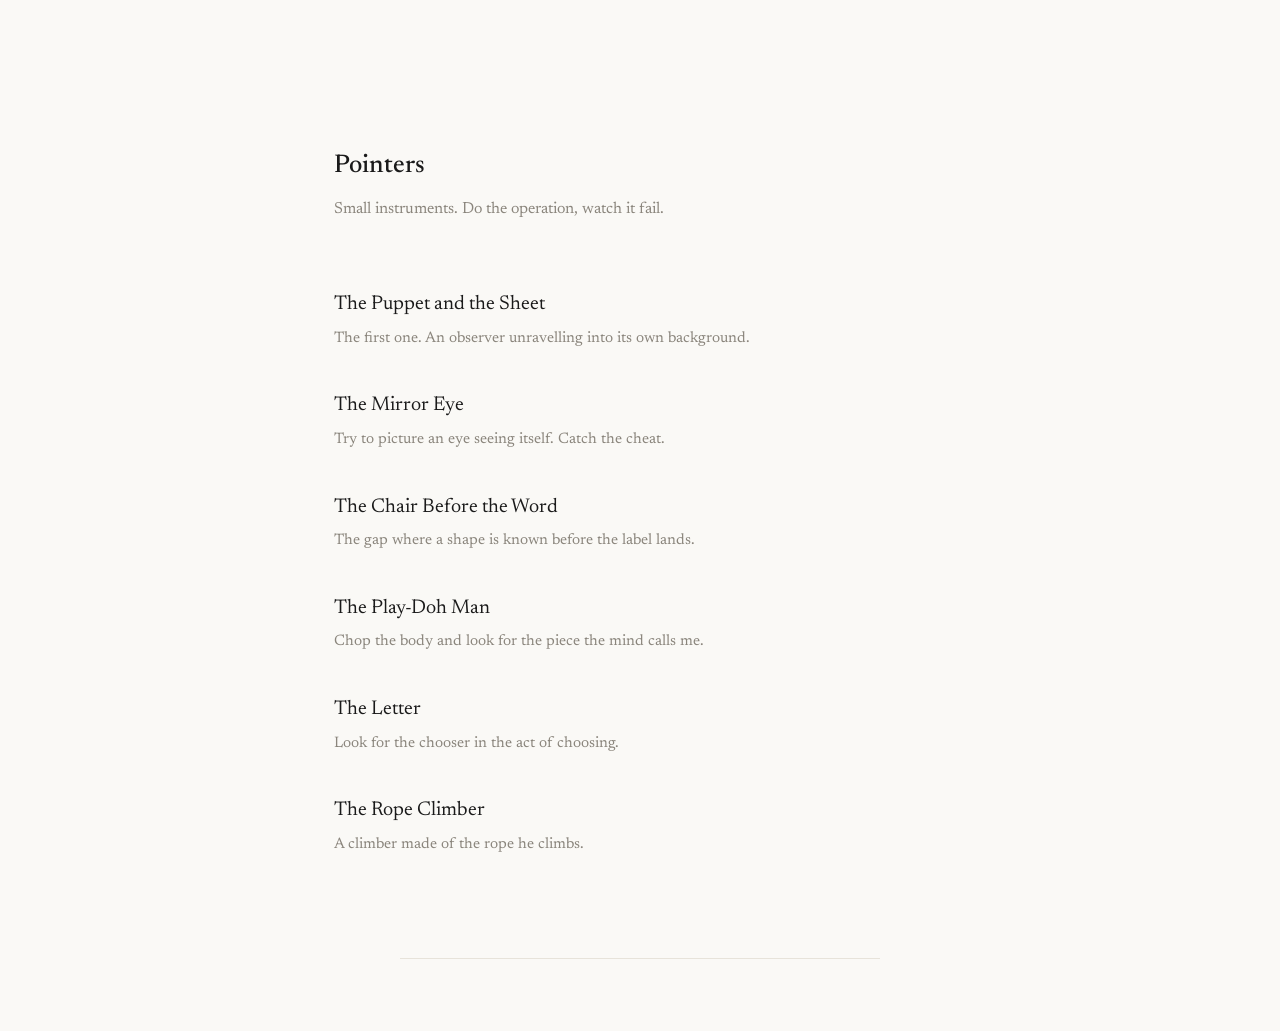
<file: index.html>
<!doctype html>
<html lang="en">
<head>
  <meta charset="utf-8" />
  <meta name="viewport" content="width=device-width, initial-scale=1" />
  <title>Pointers</title>
  <meta name="description" content="A small collection of contemplative pointers." />
  <link rel="preconnect" href="https://fonts.googleapis.com" />
  <link rel="preconnect" href="https://fonts.gstatic.com" crossorigin />
  <link href="https://fonts.googleapis.com/css2?family=Newsreader:ital,opsz,wght@0,6..72,400;0,6..72,500;1,6..72,400&display=swap" rel="stylesheet" />
  <link rel="stylesheet" href="/styles/site.css" />
</head>
<body>
  <main class="index">
    <h1>Pointers</h1>
    <p class="lede">Small instruments. Do the operation, watch it fail.</p>
    <ul class="pointer-list"><li class="empty">Loading…</li></ul>
  </main>
  <footer class="site-footer"></footer>
  <script src="/lib/shell.js"></script>
</body>
</html>
</file>
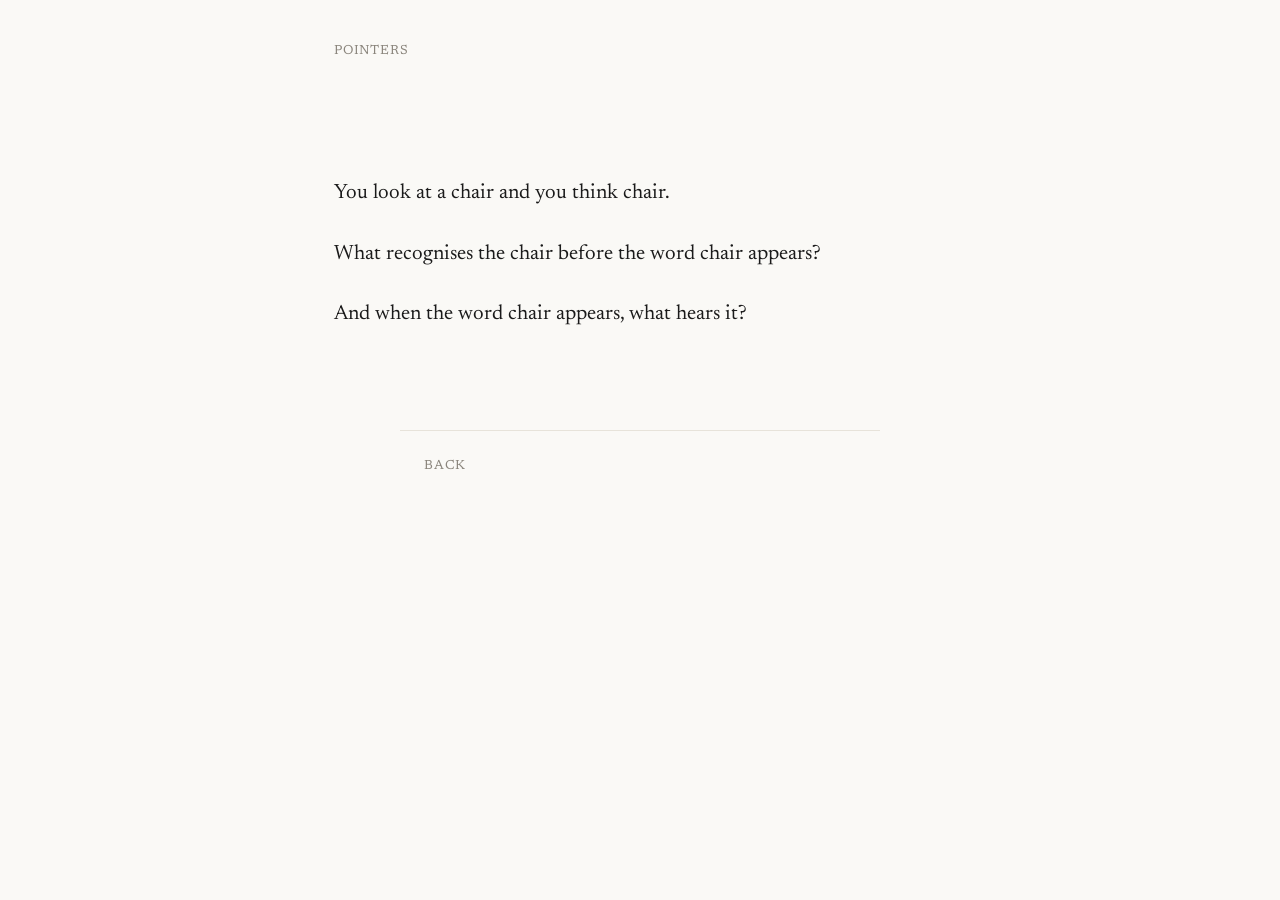
<file: pointers/chair-before-the-word/index.html>
<!doctype html>
<html lang="en">
<head>
  <meta charset="utf-8" />
  <meta name="viewport" content="width=device-width, initial-scale=1" />
  <title>Pointers</title>
  <link rel="preconnect" href="https://fonts.googleapis.com" />
  <link rel="preconnect" href="https://fonts.gstatic.com" crossorigin />
  <link href="https://fonts.googleapis.com/css2?family=Newsreader:ital,opsz,wght@0,6..72,400;0,6..72,500;1,6..72,400&display=swap" rel="stylesheet" />
  <link rel="stylesheet" href="/styles/site.css" />
</head>
<body>
  <header class="site-header"><a href="/">Pointers</a></header>
  <main class="pointer"><p class="empty">Loading…</p></main>
  <footer class="site-footer"><a href="/">Back</a></footer>
  <script src="/lib/shell.js"></script>
</body>
</html>
</file>
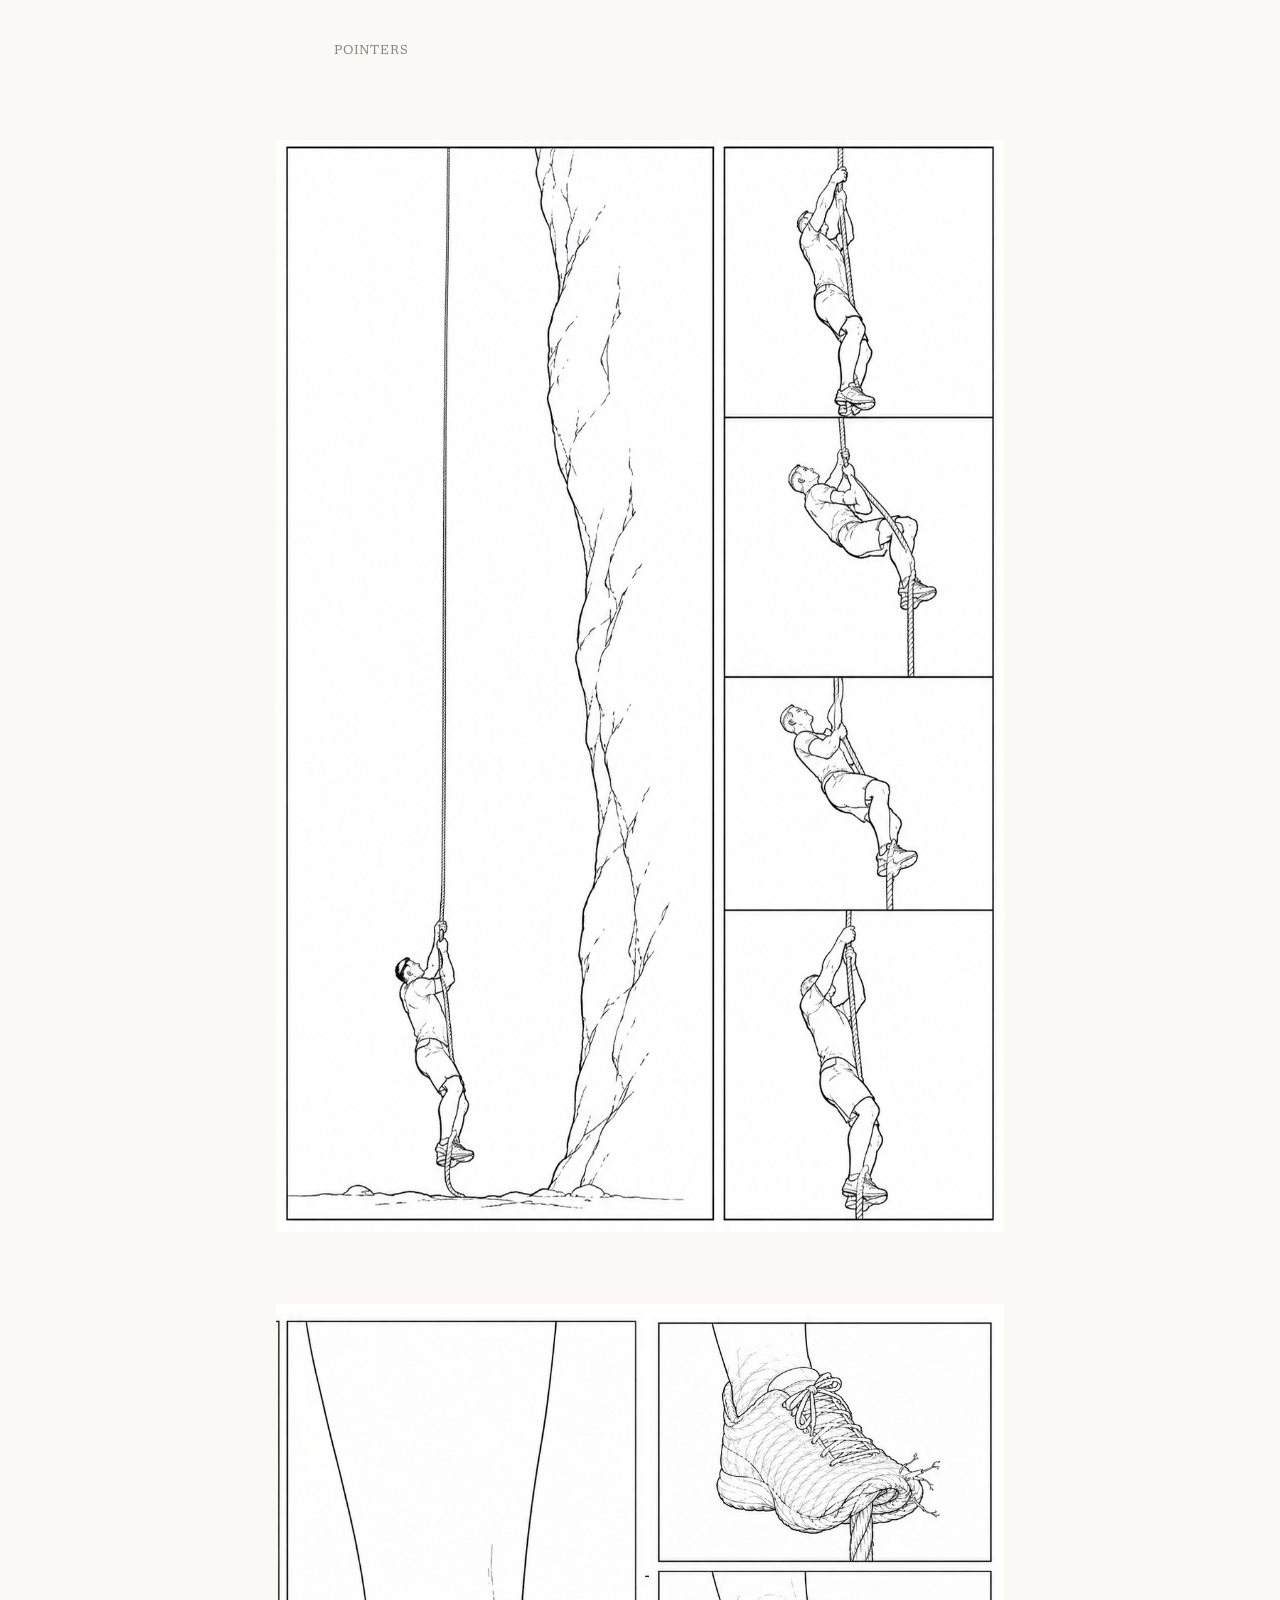
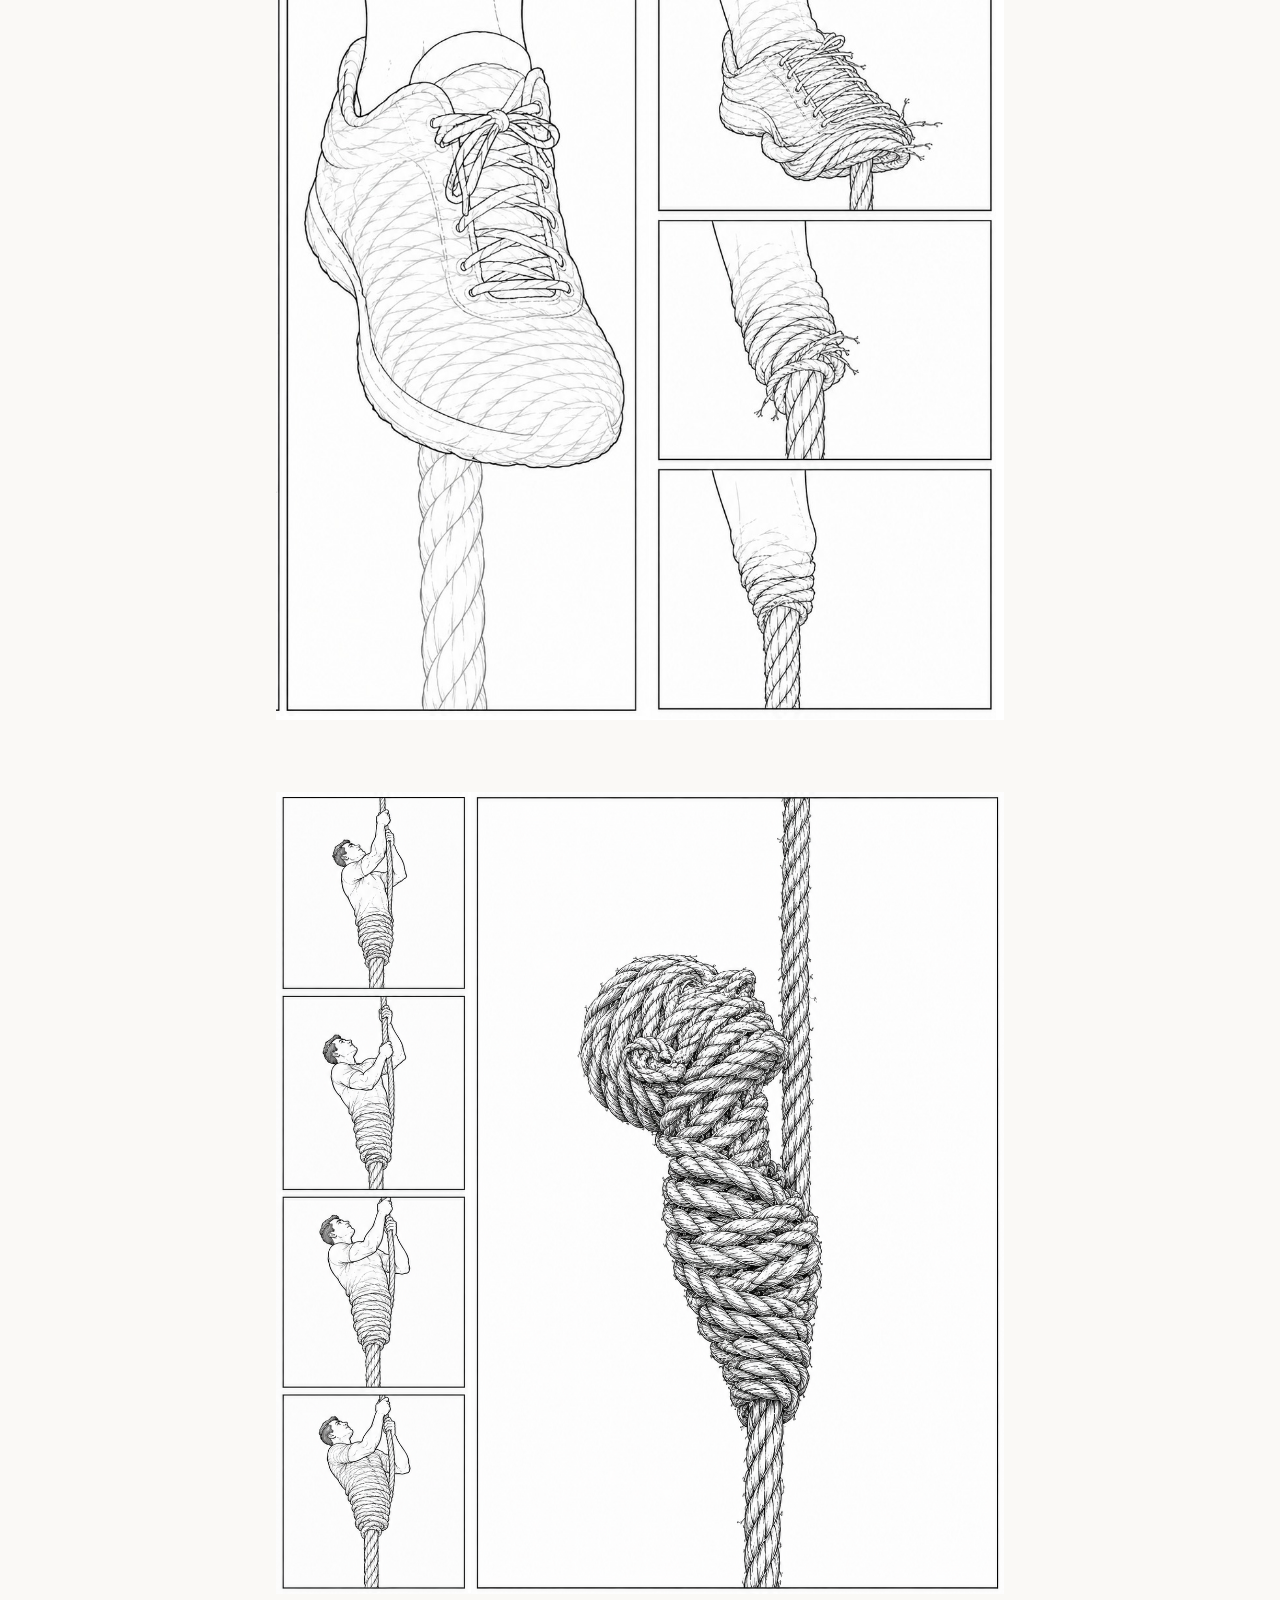
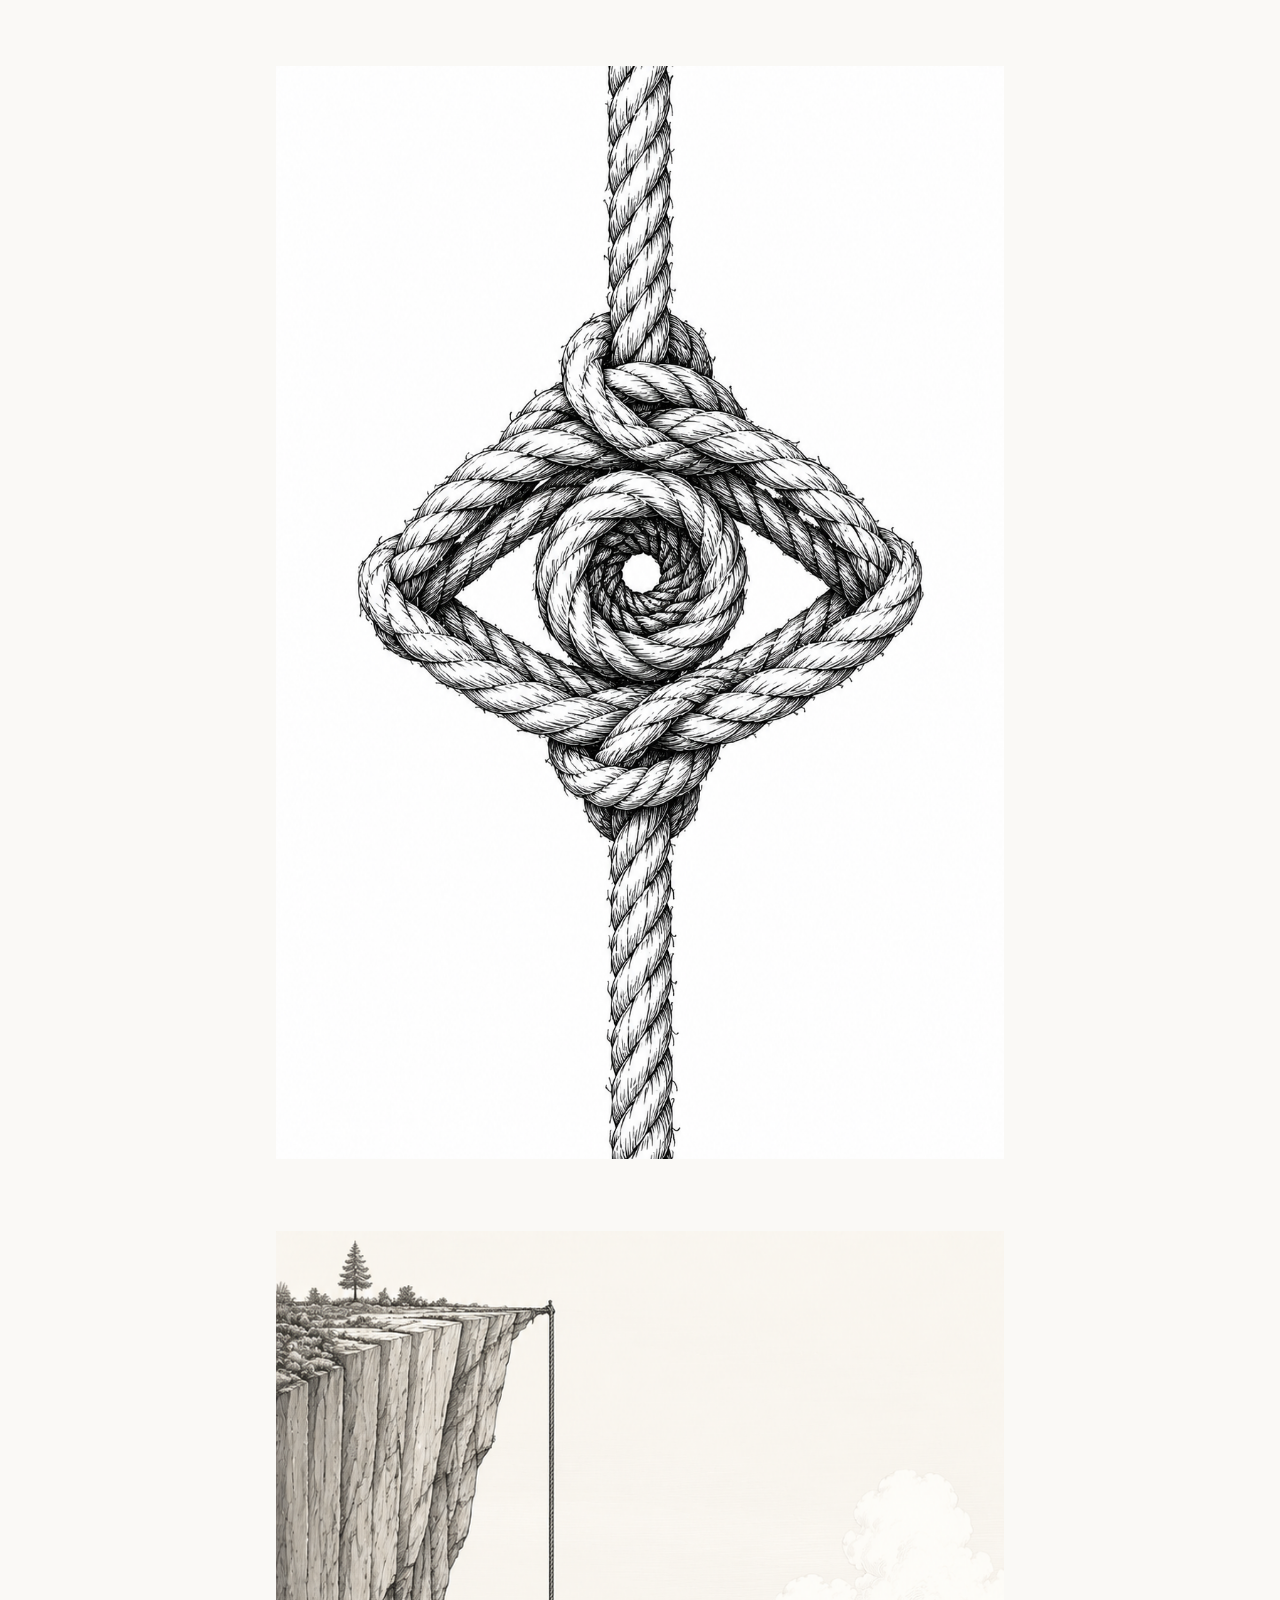
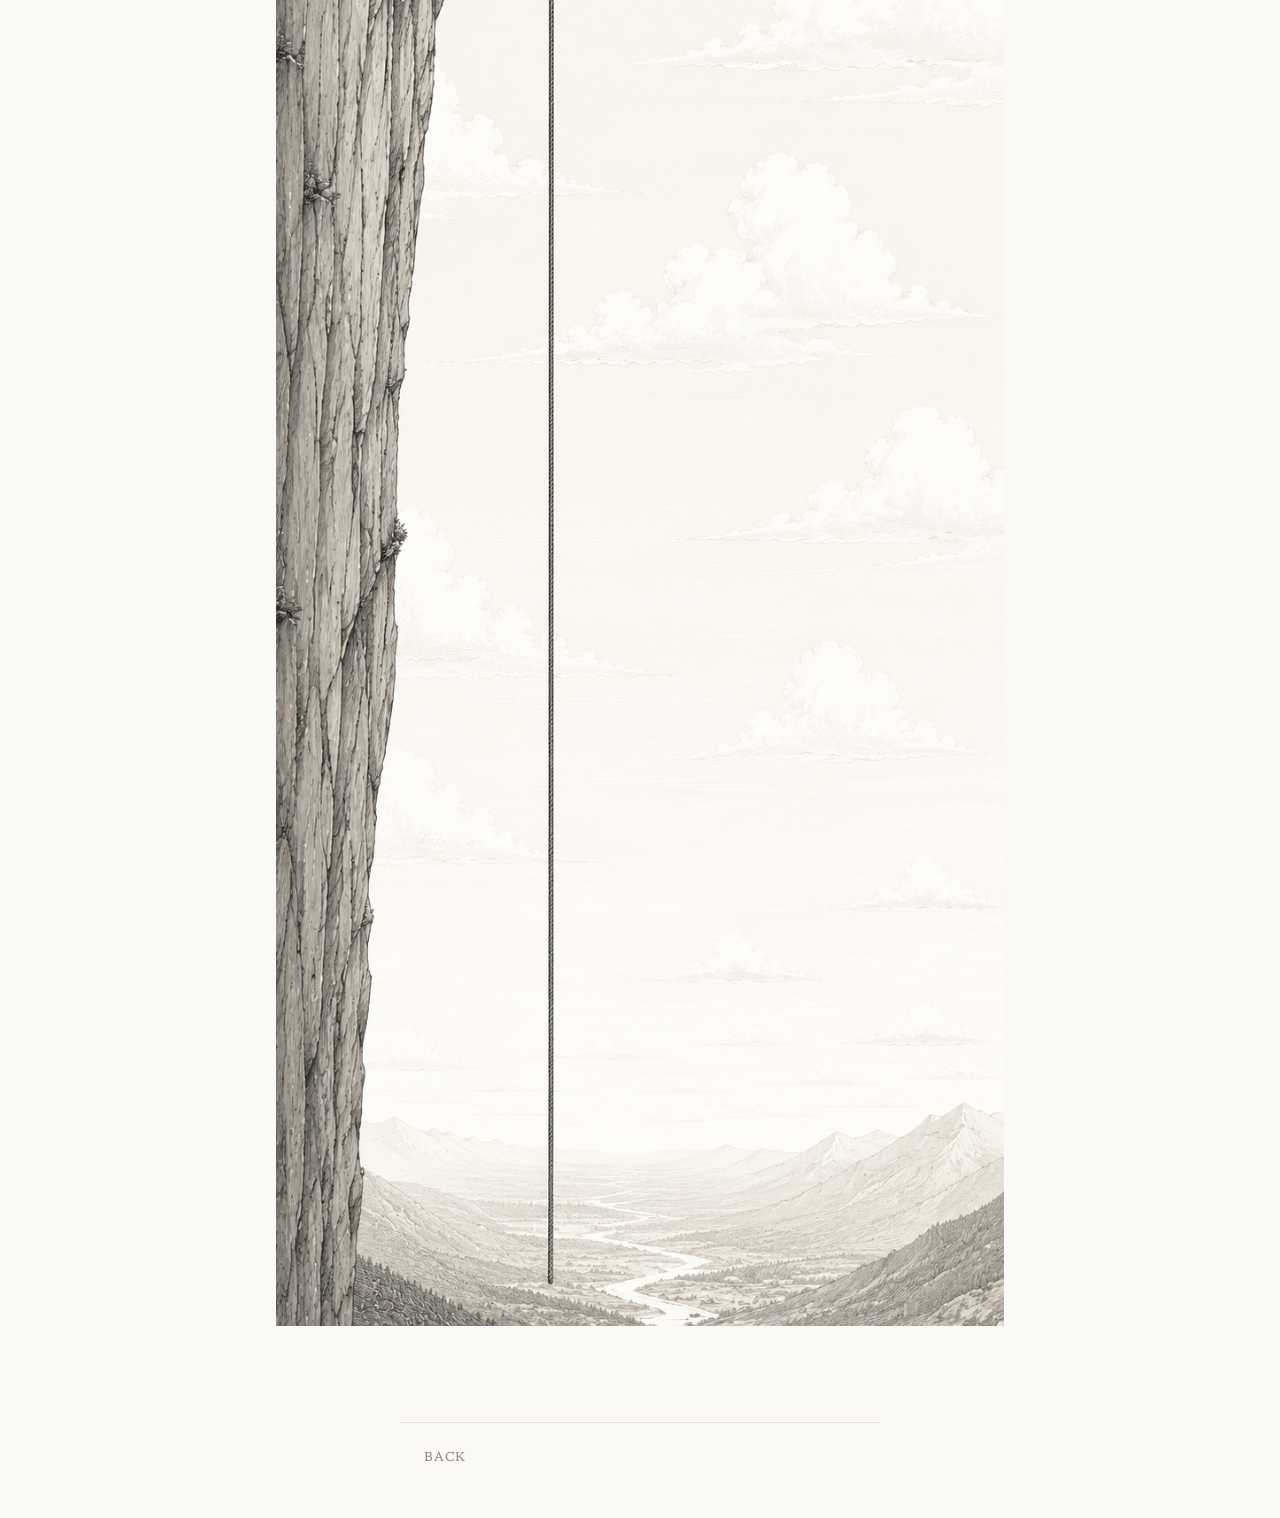
<file: pointers/rope-climber/index.html>
<!doctype html>
<html lang="en">
<head>
  <meta charset="utf-8" />
  <meta name="viewport" content="width=device-width, initial-scale=1" />
  <title>The Rope Climber — Pointers</title>
  <link rel="preconnect" href="https://fonts.googleapis.com" />
  <link rel="preconnect" href="https://fonts.gstatic.com" crossorigin />
  <link href="https://fonts.googleapis.com/css2?family=Newsreader:ital,opsz,wght@0,6..72,400;0,6..72,500;1,6..72,400&display=swap" rel="stylesheet" />
  <link rel="stylesheet" href="/styles/site.css" />
  <style>
    /* Image-series: clean vertical sequence, generous gaps, no captions
       competing with the art. The reveal is carried by the order. */
    main.series { max-width: 760px; margin: 0 auto; padding: clamp(2rem,8vh,5rem) 1rem 0; }
    main.series figure { margin: 0 0 clamp(2.5rem, 8vh, 6rem); }
    main.series img { display: block; width: 100%; height: auto; }
  </style>
</head>
<body>
  <header class="site-header"><a href="/">Pointers</a></header>
  <main class="series" id="series"></main>
  <footer class="site-footer"><a href="/">Back</a></footer>
  <script>
    /* Panels in reading order. The ordinary climb comes first;
       the knot-man and the empty cliff are never the lead image.
       Drop matching files into ./images/ to light this up. */
    const panels = [
      "images/01-climb.jpg",
      "images/02-foot.jpg",
      "images/03-knot-body.jpg",
      "images/04-eye-knot.jpg",
      "images/05-empty-cliff.jpg"
    ];
    const main = document.getElementById("series");
    main.innerHTML = panels
      .map((src) => `<figure><img src="${src}" alt="" loading="lazy" /></figure>`)
      .join("");
  </script>
</body>
</html>
</file>
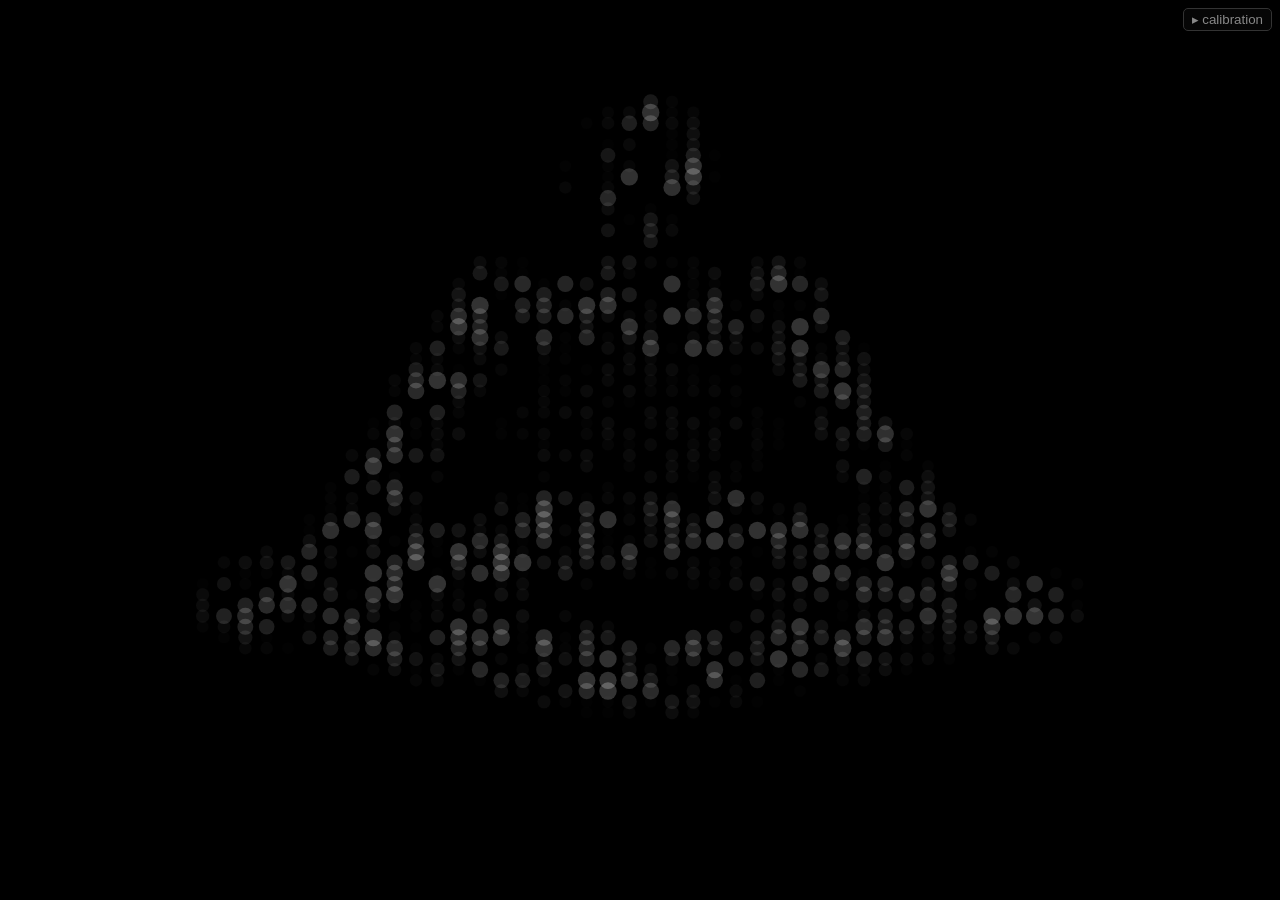
<file: i-am/lab.html>
<!doctype html><html lang="en"><head><meta charset="utf-8"><meta name="viewport" content="width=device-width,initial-scale=1"><title>Sync Lab (dantien) — v5 blink unison</title><style>html,body{margin:0;height:100%;background:#000}#c{display:block;width:100vw;height:100vh;background:#000;touch-action:none;cursor:crosshair}#c.gone-cursor{cursor:none}</style></head><body><canvas id="c"></canvas><script>
function startSyncField(canvas,onDone){
  const ctx=canvas.getContext('2d',{alpha:false});
  const cfg={
    NX:60, NY:84, PULSE:0.33, DRIVE0:3.45, DECAY:0.988, BLOB:0.55, RADIUS:2.0,
    RIPPLE:1.05, FB:2.8, CROSS:0.32, GUTDELAY:44000, JITTER:0.43, STIR:3.3, GUTCHURN:0.085, LEAK:0.155,
    GRASP:0.5, GUTHEART:0.024, GHCLICK:4.0, EFLOOR:0.02, ECURVE:1.4, EFLAT:45000, TRANSAMP:0.58, TRANSTAU:19500, HEADISO:0.7, BLINKTHRESH:0.8,
    COUPLE:{body:0.055, world:0.03},
    ENT:{body:0.004, heart:0.046, gut:0.094, gutjoin:0.024},
    KNOCK:{gut:1.5, head:0.3},
    RESP:{head:2.0, gut:0.12, arms:0.42},
    NOISE:{body:0.11, world:0.12},
    WAKE:{head:0.87, heart:0.97, gut:0.82}
  };
  const NX=cfg.NX, NY=cfg.NY, N=NX*NY, TWO=Math.PI*2, clamp=v=>Math.max(0,Math.min(1,v));
  const smooth=(x,t)=>{const a=(x-(t-0.10))/0.20; return a<0?0:a>1?1:a*a*(3-2*a);};
  const phase=new Float32Array(N), next=new Float32Array(N), air=new Float32Array(N), airN=new Float32Array(N),
        mask=new Float32Array(N), ink=new Float32Array(N), ty=new Float32Array(N),
        fx=new Float32Array(N), fy=new Float32Array(N), bjit=new Float32Array(N), ajit=new Float32Array(N),
        bwHead=new Float32Array(N), bwHeart=new Float32Array(N), bwGut=new Float32Array(N);
  const limb=new Uint8Array(N);
  let w=0,h=0,dpr=1,raf=null,lastT=performance.now(),lastInput=-1e9,chaos=cfg.DRIVE0,target=0;
  let headSync=0,heartSync=0,gutSync=0,armsSync=0,airSync=0;
  let headActG=0,heartActG=0,gutActG=0,heartPhaseG=0,gutPhaseG=0,gutHold=0,blinkT=-1,cursorGone=false,clickBoost=0,headWokeAt=-1e9,lastHeadAct=0;
  const idx=(x,y)=>y*NX+x, BTHR=0.10;
  function init(){
    for(let y=0;y<NY;y++)for(let x=0;x<NX;x++){
      const i=idx(x,y), u=x/(NX-1)*2-1, v=y/(NY-1)*2-1;
      let best=0,bl=9,bfx=0,bfy=1;
      const E=(cx,cy,rx,ry,L,Fx,Fy)=>{const d=Math.hypot((u-cx)/rx,(v-cy)/ry),cov=clamp((1.0-d)/0.25); if(cov>best){best=cov;bl=L;bfx=Fx;bfy=Fy;}};
      const C=(ax,ay,bx,by,r,L)=>{const dx=bx-ax,dy=by-ay,L2=dx*dx+dy*dy; let t=L2>0?((u-ax)*dx+(v-ay)*dy)/L2:0; t=t<0?0:t>1?1:t; const qx=ax+t*dx,qy=ay+t*dy,dist=Math.hypot(u-qx,v-qy),cov=clamp((r-dist)/(r*0.6)); if(cov>best){best=cov;bl=L;const n=Math.hypot(dx,dy)||1;bfx=dx/n;bfy=dy/n;}};
      E(0,-.66,.14,.15,0,0,1); E(0,-.49,.06,.06,1,0,1); E(0,-.28,.21,.16,1,0,1); E(0,-.04,.23,.17,1,0,1); E(0,.16,.24,.12,4,1,0);
      C(0,.16,-.60,.34,.12,4); C(0,.16,.60,.34,.12,4); C(-.60,.34,-.05,.50,.11,4); C(.60,.34,.05,.50,.11,4); C(-.22,-.36,-.50,.28,.08,2); C(.22,-.36,.50,.28,.08,3);
      mask[i]=Math.pow(best,.85); limb[i]=best<BTHR?9:bl; fx[i]=bfx; fy[i]=bfy;
      const t=clamp((v+0.81)/1.35); ty[i]=t;
      if(limb[i]===0||limb[i]===1){ bwHead[i]=Math.exp(-Math.pow((t-0.10)/0.12,2)); bwHeart[i]=Math.exp(-Math.pow((t-0.42)/0.10,2)); bwGut[i]=Math.exp(-Math.pow((t-0.56)/0.12,2)); }
      else { bwHead[i]=bwHeart[i]=bwGut[i]=0; }
      phase[i]=Math.random()*TWO; next[i]=phase[i]; air[i]=Math.random()*TWO; airN[i]=air[i]; bjit[i]=(Math.random()-.5); ajit[i]=(Math.random()-.5);
    }
  }
  function reset(){ init(); chaos=cfg.DRIVE0; target=0; gutHold=0; blinkT=-1; lastInput=performance.now(); for(let i=0;i<N;i++)ink[i]=0; headActG=heartActG=gutActG=0; headWokeAt=-1e9; lastHeadAct=0; if(cursorGone){canvas.classList.remove('gone-cursor');cursorGone=false;} }
  function resize(){const r=canvas.getBoundingClientRect();dpr=Math.max(1,Math.min(2,devicePixelRatio||1)); w=Math.max(280,Math.floor(r.width));h=Math.max(280,Math.floor(r.height)); canvas.width=Math.floor(w*dpr);canvas.height=Math.floor(h*dpr);ctx.setTransform(dpr,0,0,dpr,0,0);}
  function entOf(t,fl){ const e0=cfg.EFLOOR+(1-cfg.EFLOOR)*Math.pow(1-t,cfg.ECURVE); return e0+(1-e0)*fl; }
  function trace(cx,cy,strength){
    const r=canvas.getBoundingClientRect(), px=(cx-r.left)/r.width, py=(cy-r.top)/r.height; if(px<0||px>1||py<0||py>1)return;
    const gx=px*(NX-1), gy=py*(NY-1); lastInput=performance.now(); const Rb=Math.max(1,Math.round(cfg.RADIUS)), Rr=Rb+3, sig=Math.max(.55,cfg.RADIUS*0.6), sigR=Rr*0.5;
    for(let yy=Math.max(0,Math.floor(gy-Rr));yy<=Math.min(NY-1,Math.ceil(gy+Rr));yy++) for(let xx=Math.max(0,Math.floor(gx-Rr));xx<=Math.min(NX-1,Math.ceil(gx+Rr));xx++){
      const i=idx(xx,yy), dx=xx-gx, dy=yy-gy, d2=dx*dx+dy*dy; const fr=Math.exp(-d2/(2*sigR*sigR)); if(fr>0.03) air[i]+=cfg.RIPPLE*fr;
      if(mask[i]>=BTHR){ const fb=Math.exp(-d2/(2*sig*sig)); if(fb>0.05){ let resp=0; if(limb[i]===2||limb[i]===3) resp=cfg.RESP.arms*headActG*entOf(ty[i],0); else resp=cfg.RESP.head*entOf(ty[i],0)*(ty[i]>0.22?headActG:1); if(resp>0){ let d=target-phase[i]; d=Math.atan2(Math.sin(d),Math.cos(d)); phase[i]+=d*Math.min(0.45,fb*resp*strength); ink[i]=Math.min(1,ink[i]+fb*resp*.7); }}}
    }
    const grasp=Math.min(headSync,heartSync); for(let i=0;i<N;i++){ if(limb[i]===9)continue; if(cfg.KNOCK.gut>0) phase[i]+=(Math.random()-.5)*cfg.KNOCK.gut*bwGut[i]; if(grasp>0.35) phase[i]+=(Math.random()-.5)*cfg.GRASP*grasp*(bwHead[i]+bwHeart[i]); }
    clickBoost=1; gutHold=0; if(cursorGone){canvas.classList.remove('gone-cursor');cursorGone=false;}
  }
  function step(dt){
    const sc=dt/16.67, fb0=TWO*cfg.PULSE/60; chaos*=Math.pow(cfg.DECAY,sc); clickBoost*=Math.pow(0.4,dt/700); target+=TWO*cfg.PULSE*(dt/1000);
    let hC=0,hS=0,hW=0,rC=0,rS=0,rW=0,gC=0,gS=0,gW=0,aC=0,aS=0,aW=0,wC=0,wS=0;
    for(let i=0;i<N;i++){ const ca=Math.cos(air[i]),sa=Math.sin(air[i]); wC+=ca; wS+=sa; if(limb[i]===9)continue; const c=Math.cos(phase[i]),s=Math.sin(phase[i]); if(limb[i]===2||limb[i]===3){const m=mask[i];aC+=c*m;aS+=s*m;aW+=m;continue;} const bh=bwHead[i],br=bwHeart[i],bg=bwGut[i]; hC+=c*bh;hS+=s*bh;hW+=bh; rC+=c*br;rS+=s*br;rW+=br; gC+=c*bg;gS+=s*bg;gW+=bg; }
    headSync=hW?Math.hypot(hC,hS)/hW:0; heartSync=rW?Math.hypot(rC,rS)/rW:0; gutSync=gW?Math.hypot(gC,gS)/gW:0; armsSync=aW?Math.hypot(aC,aS)/aW:0; airSync=Math.hypot(wC,wS)/N;
    heartPhaseG=Math.atan2(rS,rC); gutPhaseG=Math.atan2(gS,gC);
    headActG=smooth(headSync,cfg.WAKE.head); const rawHeartAct=smooth(heartSync,cfg.WAKE.heart); gutActG=smooth(gutSync,cfg.WAKE.gut);
    const tNow=performance.now(); if(headActG>0.5&&lastHeadAct<=0.5)headWokeAt=tNow; lastHeadAct=headActG;
    const still=tNow-lastInput, gutEnabled=still>cfg.GUTDELAY, nAmp=chaos+cfg.STIR*Math.exp(-still/1500), flatten=Math.min(1,still/cfg.EFLAT);
    const transDecay=headActG<0.5?1:Math.exp(-(tNow-headWokeAt)/cfg.TRANSTAU);
    const heartOpen=headActG<0.5?0:smooth(1-transDecay,0.65);
    const hSet=rawHeartAct*heartOpen; heartActG=hSet; const gutA=gutEnabled?hSet:0;
    if(blinkT<0){ const fieldUnison=(headSync+heartSync+gutSync+airSync)*0.25; if(gutEnabled && hSet>0.6 && fieldUnison>cfg.BLINKTHRESH) gutHold+=dt; else gutHold=Math.max(0,gutHold-dt*1.5); if(gutHold>1200) blinkT=0; }
    else blinkT+=dt/1000;
    for(let y=0;y<NY;y++)for(let x=0;x<NX;x++){
      const i=idx(x,y), ap=air[i]; let apull=0,an=0,bpull=0,bn=0;
      if(x>0){apull+=Math.sin(air[i-1]-ap);an++; if(limb[i-1]!==9){bpull+=Math.sin(phase[i-1]-ap);bn++;}} if(x<NX-1){apull+=Math.sin(air[i+1]-ap);an++; if(limb[i+1]!==9){bpull+=Math.sin(phase[i+1]-ap);bn++;}} if(y>0){apull+=Math.sin(air[i-NX]-ap);an++; if(limb[i-NX]!==9){bpull+=Math.sin(phase[i-NX]-ap);bn++;}} if(y<NY-1){apull+=Math.sin(air[i+NX]-ap);an++; if(limb[i+NX]!==9){bpull+=Math.sin(phase[i+NX]-ap);bn++;}}
      apull/=(an||1); const ak=cfg.COUPLE.world*headActG, aleak=bn>0?cfg.LEAK*hSet*(bpull/bn):0, agp=cfg.ENT.gut*gutA*Math.sin(gutPhaseG-ap), an2=headActG>0.02?(Math.random()-.5)*0.7*cfg.NOISE.world*headActG*(1-0.95*hSet):0;
      airN[i]=ap+(fb0*0.85*(1+ajit[i]*cfg.JITTER)+ak*apull+aleak+agp+an2)*sc;
      if(limb[i]!==9){ const p=phase[i], fxi=fx[i],fyi=fy[i],li=limb[i]; const ah=Math.pow(Math.abs(fxi),cfg.FB)+0.06, av=Math.pow(Math.abs(fyi),cfg.FB)+0.06; let pull=0,wsum=0;
        if(x>0&&limb[i-1]!==9){const g=mask[i-1]*ah*(limb[i-1]!==li?cfg.CROSS:1)*(1-cfg.HEADISO*Math.abs(bwHead[i]-bwHead[i-1]));pull+=Math.sin(phase[i-1]-p)*g;wsum+=g;} if(x<NX-1&&limb[i+1]!==9){const g=mask[i+1]*ah*(limb[i+1]!==li?cfg.CROSS:1)*(1-cfg.HEADISO*Math.abs(bwHead[i]-bwHead[i+1]));pull+=Math.sin(phase[i+1]-p)*g;wsum+=g;} if(y>0&&limb[i-NX]!==9){const g=mask[i-NX]*av*(limb[i-NX]!==li?cfg.CROSS:1)*(1-cfg.HEADISO*Math.abs(bwHead[i]-bwHead[i-NX]));pull+=Math.sin(phase[i-NX]-p)*g;wsum+=g;} if(y<NY-1&&limb[i+NX]!==9){const g=mask[i+NX]*av*(limb[i+NX]!==li?cfg.CROSS:1)*(1-cfg.HEADISO*Math.abs(bwHead[i]-bwHead[i+NX]));pull+=Math.sin(phase[i+NX]-p)*g;wsum+=g;} pull=wsum>0?pull/wsum:0;
        let gp=cfg.ENT.body*Math.sin(target-p); if(bwHeart[i]>0.35){ const gh=cfg.GUTHEART*(1+cfg.GHCLICK*clickBoost)*heartOpen; gp+=gh*Math.sin(gutPhaseG-p); }
        let ns=(Math.random()-.5)*nAmp*cfg.NOISE.body+(Math.random()-.5)*cfg.TRANSAMP*transDecay*(1-bwHead[i]);
        const dH=Math.min(1,Math.max(0,(ty[i]-0.18)/0.27)), dT=Math.min(1,Math.max(0,(ty[i]-0.48)/0.30)), gate=((1-dH)+dH*heartOpen)*((1-dT)+dT*hSet), E=entOf(ty[i],flatten)*gate;
        next[i]=p+(fb0*(1+0.05*(0.5-ty[i])+bjit[i]*cfg.JITTER)+(cfg.COUPLE.body*pull+gp)*E+ns)*sc; ink[i]*=Math.pow(.94,sc);
      }
    }
    air.set(airN); phase.set(next); if(blinkT>3.2 && !cursorGone){canvas.classList.add('gone-cursor');cursorGone=true; if(typeof onDone==='function')setTimeout(onDone,1200);}
  }
  function draw(){
    ctx.globalCompositeOperation='source-over'; ctx.fillStyle='#000'; ctx.fillRect(0,0,w,h); ctx.globalCompositeOperation='lighter';
    const cw=w/NX, ch=h/NY, cell=Math.max(cw,ch), overall=(headActG+heartActG+gutActG)/3; let gmul=1;
    if(blinkT>=0){ if(blinkT<0.9) gmul=1+(blinkT/0.9)*4; else if(blinkT<3.2) gmul=Math.max(0,(1-(blinkT-0.9)/2.3))*5; else gmul=0.04; }
    if(headActG>0.02) for(let y=0;y<NY;y++)for(let x=0;x<NX;x++){ if((x+y)&1) continue; const i=idx(x,y), a=(Math.cos(air[i])+1)*.5; let b=Math.pow(a,1.5)*0.42*headActG*gmul*(0.8+0.2*heartActG); if(b<.02)continue; const g=Math.floor(6+b*210); ctx.globalAlpha=Math.min(1,.05+b*.5); ctx.fillStyle='rgb('+g+','+g+','+g+')'; ctx.beginPath(); ctx.arc((x+.5)*cw,(y+.5)*ch, cell*1.6, 0, TWO); ctx.fill(); }
    for(let y=0;y<NY;y++)for(let x=0;x<NX;x++){ const i=idx(x,y); if(limb[i]===9||mask[i]<.06) continue; const aligned=(Math.cos(phase[i])+1)*.5; let bright=Math.pow(aligned,1.6)*(.12+mask[i]*.88)+ink[i]*.8; const vis=(bwGut[i]>0.35)?clamp(0.14+0.4*headActG+0.6*gutActG):(0.42+0.58*headActG); bright=clamp(bright*gmul*vis); if(bright<.02)continue; const g=Math.floor(8+bright*247), rad=cell*(0.55+overall*cfg.BLOB)*(.45+bright*.7); ctx.globalAlpha=Math.min(1,(.12+bright*.8)/(1+overall*1.2)); ctx.fillStyle='rgb('+g+','+g+','+g+')'; ctx.beginPath(); ctx.arc((x+.5)*cw,(y+.5)*ch,rad,0,TWO); ctx.fill(); }
    ctx.globalAlpha=1; ctx.globalCompositeOperation='source-over';
  }
  function tick(t){const dt=Math.min(48,t-lastT);lastT=t;step(dt);draw();raf=requestAnimationFrame(tick);}
  init(); lastInput=performance.now(); resize(); const onResize=()=>resize(), onDown=e=>trace(e.clientX,e.clientY,e.pressure||1), onMove=e=>{if(e.buttons||e.pointerType==='touch')trace(e.clientX,e.clientY,.6)};
  window.addEventListener('resize',onResize); canvas.addEventListener('pointerdown',onDown); canvas.addEventListener('pointermove',onMove); canvas.addEventListener('click',e=>trace(e.clientX,e.clientY,.7)); raf=requestAnimationFrame(tick);
  const stop=()=>{if(raf)cancelAnimationFrame(raf);window.removeEventListener('resize',onResize);}; stop.cfg=cfg; stop.reset=reset; return stop;
}
function buildSyncPanel(api){
  if(!api||!api.cfg)return null; const cfg=api.cfg;
  const specs=[['PULSE','pulse/sec',0.05,1.0,0.01],['DRIVE0','start noise',0,4,0.05],['DECAY','noise decay',0.93,1,0.001],['BLOB','fuzz max',0,3,0.05],['RADIUS','click size',1,6,0.5],['RIPPLE','ripple',0,3,0.05],['FB','fiber bias',0,5,0.1],['CROSS','cross-limb',0,1,0.02],['GUTDELAY','gut delay ms',0,60000,1000],['JITTER','freq spread',0,1.5,0.01],['STIR','effort noise',0,8,0.1],['GUTCHURN','gut churn',0,0.2,0.005],['EFLOOR','dantien entrain',0,1,0.02],['ECURVE','grad curve',0.3,4,0.1],['EFLAT','flatten ms',2000,60000,1000],['TRANSAMP','heart sparkle',0,1,0.02],['TRANSTAU','sparkle ms',1000,30000,500],['HEADISO','head isolate',0,1,0.02],['BLINKTHRESH','blink at',0.4,0.95,0.01],['GRASP','grasp breaks',0,2,0.05],['GUTHEART','gut to heart',0,0.1,0.002],['GHCLICK','click boost',0,10,0.5],['COUPLE.body','cple body',0,0.4,0.005],['COUPLE.world','cple air',0,0.4,0.005],['ENT.body','ent beat',0,0.1,0.002],['ENT.heart','ent air-heart',0,0.1,0.002],['ENT.gut','ent air-gut',0,0.2,0.002],['ENT.gutjoin','ent gut-join',0,0.1,0.002],['LEAK','body to air',0,0.3,0.005],['KNOCK.gut','knock gut',0,2,0.05],['KNOCK.head','knock head',0,2,0.05],['RESP.head','resp head',0,2,0.02],['RESP.gut','resp gut',0,0.5,0.005],['RESP.arms','resp arms',0,1,0.01],['NOISE.body','noise body',0,0.25,0.005],['NOISE.world','noise air',0,0.3,0.005],['WAKE.head','wake head',0.3,0.97,0.01],['WAKE.heart','wake heart',0.3,0.97,0.01],['WAKE.gut','wake gut',0.3,0.98,0.01]];
  const get=p=>p.split('.').reduce((o,k)=>o[k],cfg); const set=(p,v)=>{const ks=p.split('.');let o=cfg;for(let i=0;i<ks.length-1;i++)o=o[ks[i]];o[ks[ks.length-1]]=v;};
  const host=document.createElement('div'); host.id='syncPanel'; host.style.cssText='position:fixed;top:8px;right:8px;z-index:99999;font:11px/1.3 monospace;text-align:right;';
  const tog=document.createElement('button'); tog.textContent='▸ calibration'; tog.style.cssText='background:rgba(12,12,12,.55);color:#888;border:1px solid #333;border-radius:5px;padding:3px 8px;cursor:pointer;';
  const box=document.createElement('div'); box.style.cssText='display:none;margin-top:6px;width:214px;max-height:86vh;overflow:auto;background:rgba(12,12,12,.94);color:#ddd;padding:8px;border-radius:6px;text-align:left;'; tog.addEventListener('click',function(){var o=box.style.display==='none';box.style.display=o?'block':'none';tog.textContent=(o?'▾':'▸')+' calibration';}); host.appendChild(tog); host.appendChild(box);
  let html='<div style="display:flex;gap:6px;margin-bottom:6px"><button id="spReset" style="flex:1">reset</button><button id="spDump" style="flex:1">dump</button></div>'; specs.forEach((sp,i)=>{ html+='<label style="display:block;margin:4px 0 2px">'+sp[1]+' <span id="spv'+i+'" style="color:#9f9"></span><br><input id="spi'+i+'" type="range" min="'+sp[2]+'" max="'+sp[3]+'" step="'+sp[4]+'" style="width:100%"></label>'; }); html+='<textarea id="spOut" readonly style="width:100%;height:64px;margin-top:6px;background:#000;color:#9f9;font:10px monospace;border:0"></textarea>'; box.innerHTML=html; document.body.appendChild(host);
  specs.forEach((sp,i)=>{ const inp=host.querySelector('#spi'+i), val=host.querySelector('#spv'+i), cur=+get(sp[0]); inp.value=cur; val.textContent=cur; inp.addEventListener('input',()=>{const v=parseFloat(inp.value);set(sp[0],v);val.textContent=v;}); }); host.querySelector('#spReset').addEventListener('click',()=>{api.reset&&api.reset();}); host.querySelector('#spDump').addEventListener('click',()=>{host.querySelector('#spOut').value=JSON.stringify(cfg);}); return host;
}
const canvas=document.getElementById("c");let api;function boot(){api=startSyncField(canvas,function(){setTimeout(function(){api&&api.reset&&api.reset();},1600);});if(typeof buildSyncPanel==="function")buildSyncPanel(api);}boot();
</script></body></html>
</file>
<file: styles/site.css>
/* Pointers — shared design tokens, typography, layout shell.
   Design brief: restraint. The text is the art. Placard, not billboard.
   One typeface, a couple of weights, enormous space, near-monochrome. */

:root {
  --paper: #faf9f6;
  --ink:   #1a1a1a;
  --muted: #8a857c;
  --rule:  #e7e3da;

  --measure: 60ch;       /* reading width cap */
  --serif: "Newsreader", Spectral, "Source Serif 4", Georgia, "Times New Roman", serif;
}

@media (prefers-color-scheme: dark) {
  :root {
    --paper: #0e0e0e;    /* genuinely dark, not grey */
    --ink:   #e8e6e2;
    --muted: #7d7870;
    --rule:  #232323;
  }
}

* { box-sizing: border-box; }

html { -webkit-text-size-adjust: 100%; }

body {
  margin: 0;
  background: var(--paper);
  color: var(--ink);
  font-family: var(--serif);
  font-size: clamp(1.08rem, 1rem + 0.5vw, 1.3rem);
  line-height: 1.75;
  font-weight: 400;
  text-rendering: optimizeLegibility;
  -webkit-font-smoothing: antialiased;
}

/* --- Shell chrome: deliberately quiet --- */

.site-header {
  max-width: var(--measure);
  margin: 0 auto;
  padding: 2rem 1.5rem 0;
}

.site-header a,
.site-footer a {
  color: var(--muted);
  text-decoration: none;
  font-size: 0.82rem;
  letter-spacing: 0.06em;
  text-transform: uppercase;
}

.site-header a:hover,
.site-footer a:hover { color: var(--ink); }

.site-footer {
  max-width: var(--measure);
  margin: 6rem auto 3rem;
  padding: 0 1.5rem;
  border-top: 1px solid var(--rule);
  padding-top: 1.5rem;
  color: var(--muted);
  font-size: 0.82rem;
}

/* --- The content well: where a pointer floats alone --- */

main.pointer {
  max-width: var(--measure);
  margin: 0 auto;
  padding: clamp(3rem, 12vh, 9rem) 1.5rem 0;
}

main.pointer h1 {
  font-weight: 500;
  font-size: 1.5rem;
  line-height: 1.3;
  margin: 0 0 2.5rem;
  letter-spacing: 0.01em;
}

main.pointer p { margin: 0 0 1.5rem; }

main.pointer em { font-style: italic; }

/* An all-caps shouted block (e.g. the gallery) stays as written;
   no special styling needed — the words carry it. */

/* --- The index: the one place a little curation is allowed --- */

main.index {
  max-width: var(--measure);
  margin: 0 auto;
  padding: clamp(4rem, 16vh, 11rem) 1.5rem 0;
}

main.index > h1 {
  font-weight: 500;
  font-size: 1.6rem;
  margin: 0 0 0.4rem;
}

main.index > .lede {
  color: var(--muted);
  margin: 0 0 4rem;
  font-size: 1rem;
}

ul.pointer-list {
  list-style: none;
  margin: 0;
  padding: 0;
}

ul.pointer-list li { margin: 0 0 2rem; }

ul.pointer-list a {
  color: var(--ink);
  text-decoration: none;
  display: inline-block;
}

ul.pointer-list a:hover { text-decoration: underline; text-underline-offset: 4px; }

ul.pointer-list .title { font-size: 1.25rem; }

ul.pointer-list .blurb {
  display: block;
  color: var(--muted);
  font-size: 0.95rem;
  margin-top: 0.15rem;
}

.empty { color: var(--muted); }
</file>
